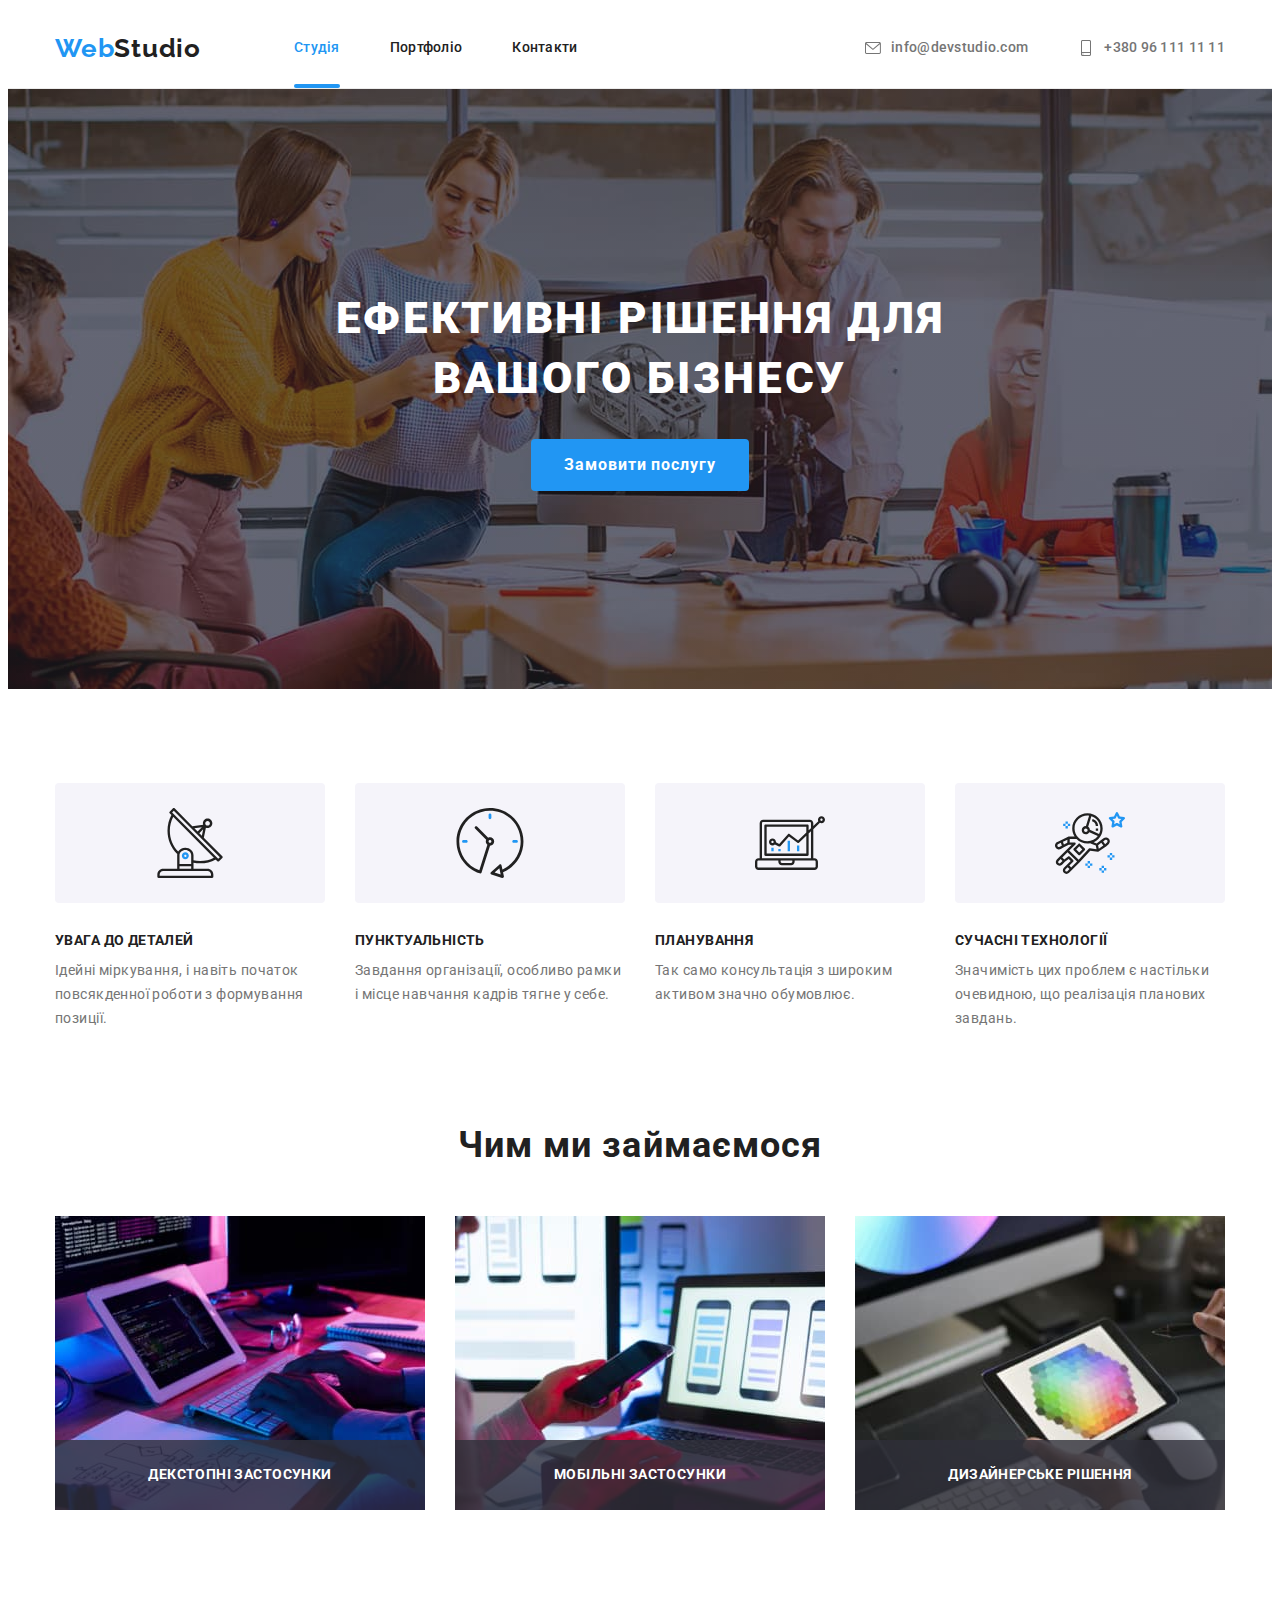
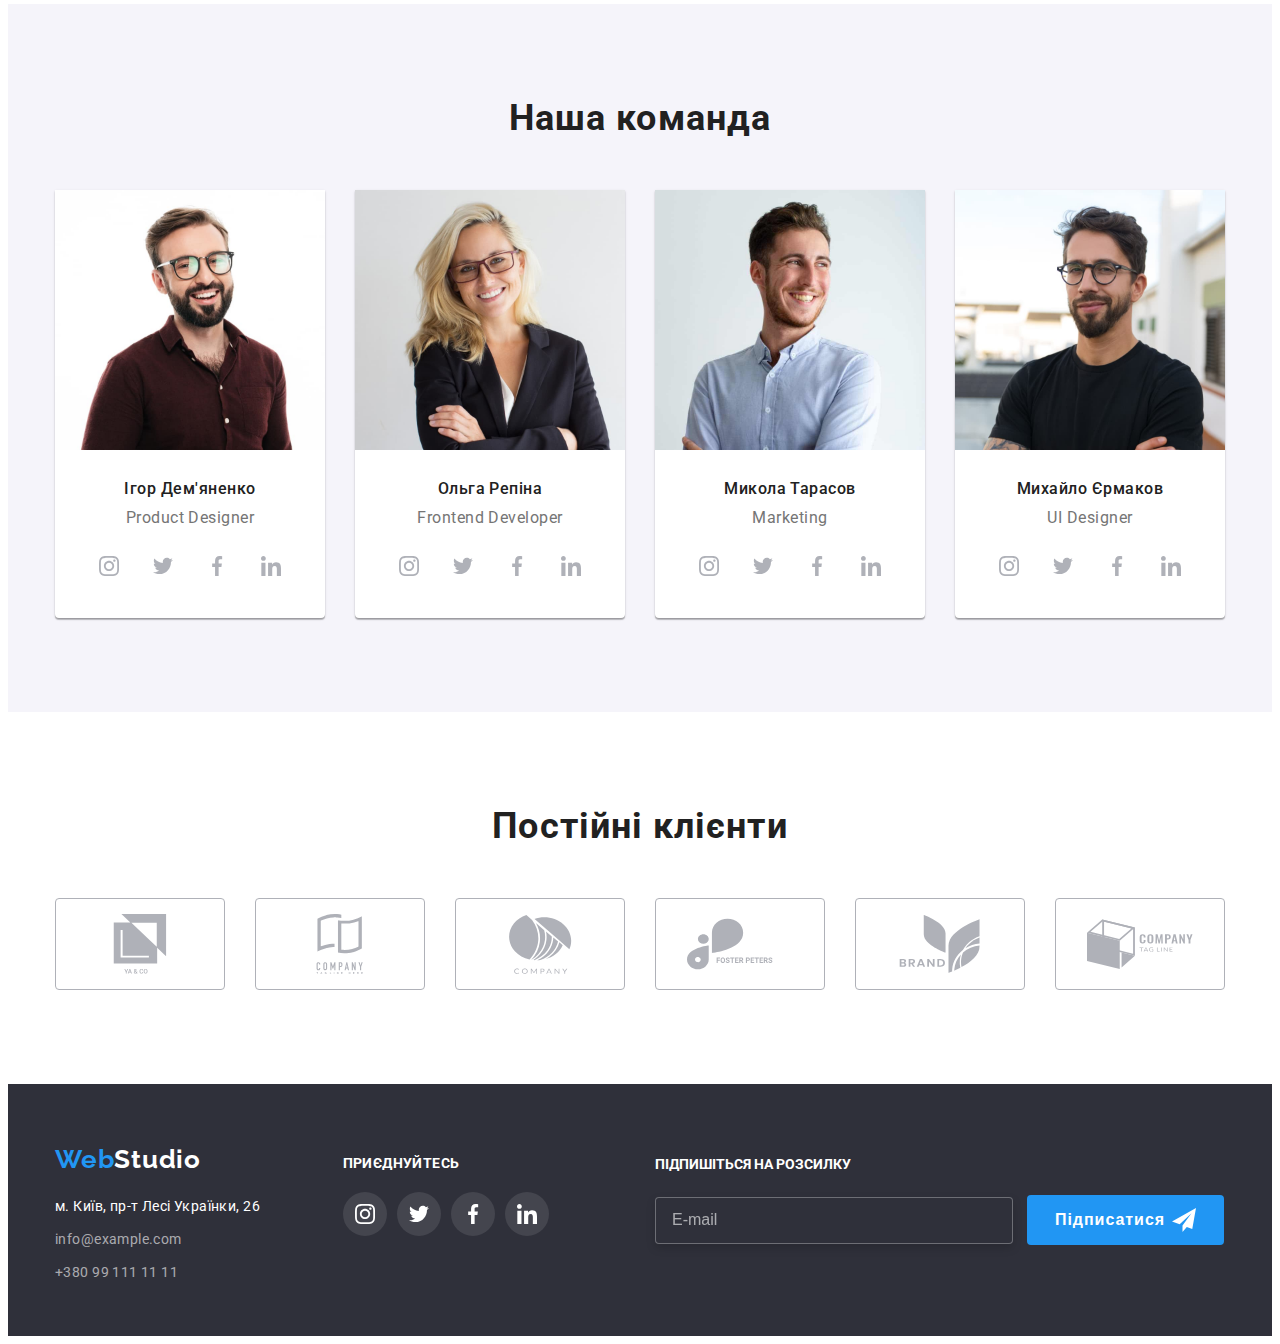
<file: index.html>
<!DOCTYPE html>
<html lang="uk">
  <head>
    <meta charset="UTF-8" />
    <meta http-equiv="X-UA-Compatible" content="IE=edge" />
    <meta name="viewport" content="width=device-width, initial-scale=1.0" />
    <title>Веб-студія</title>
    <link
      rel="stylesheet"
      href="https://cdnjs.cloudflare.com/ajax/libs/modern-normalize/1.1.0/modern-normalize.min.css"
      integrity="sha512-wpPYUAdjBVSE4KJnH1VR1HeZfpl1ub8YT/NKx4PuQ5NmX2tKuGu6U/JRp5y+Y8XG2tV+wKQpNHVUX03MfMFn9Q=="
      crossorigin="anonymous"
      referrerpolicy="no-referrer"
    />
    <link rel="preconnect" href="https://fonts.googleapis.com" />
    <link rel="preconnect" href="https://fonts.gstatic.com" crossorigin />
    <link
      href="https://fonts.googleapis.com/css2?family=Raleway:wght@700&family=Roboto:wght@400;500;700;900&display=swap"
      rel="stylesheet"
    />
    <link rel="stylesheet" href="./css/styles.css" />
  </head>
  <body>
    <header class="page-header">
      <div class="container header-flex">
        <nav class="page-nav">
          <a class="logo link" href="" lang="en"
            >Web<span class="logo-theme-dark">Studio</span></a
          >
          <ul class="menu list">
            <li class="menu-item">
              <a class="menu-link link accent current" href="#">Студія</a>
            </li>
            <li class="menu-item">
              <a class="menu-link link" href="./portfolio.html">Портфоліо</a>
            </li>
            <li class="menu-item">
              <a class="menu-link link" href="#contact">Контакти</a>
            </li>
          </ul>
        </nav>

        <ul class="contact-nav list">
          <li class="menu-item">
            <a class="contact-mail link" href="mailto:info@devstudio.com">
              <svg class="header-icon">
                <use href="./images/icons.svg#icon-mail"></use>
              </svg>
              info@devstudio.com
            </a>
          </li>
          <li class="menu-item">
            <a class="contact-number-phone link" href="tel:+38096111111">
              <svg class="header-icon">
                <use href="./images/icons.svg#icon-smartphone"></use>
              </svg>
              +380 96 111 11 11
            </a>
          </li>
        </ul>
      </div>
    </header>
    <main>
      <section class="hero">
        <div class="container">
          <h1 class="main-title">Ефективні рішення для вашого бізнесу</h1>
          <button class="modal-btn" type="button" data-modal-open>
            Замовити послугу
          </button>
          <div class="backdrop is-hidden" data-modal>
            <div class="modal">
              <form class="form">
                <span class="form-title"
                  >Залиште свої дані, ми вам передзвонимо</span
                >
                <div class="form-field top-title">
                  <label class="form-label" for="name">Ім'я</label>
                  <input class="form-input" type="text" name="name" id="name" />
                  <svg class="input-icon" width="18" height="18">
                    <use href="./images/icons.svg#icon-name"></use>
                  </svg>
                </div>
                <div class="form-field">
                  <label class="form-label" for="tel">Телефон</label>
                  <input
                    class="form-input"
                    type="tel"
                    name="tel"
                    id="tel"
                    required
                  />
                  <svg class="input-icon" width="18" height="18">
                    <use href="./images/icons.svg#icon-phone"></use>
                  </svg>
                </div>
                <div class="form-field">
                  <label class="form-label" for="email">Пошта</label>
                  <input
                    class="form-input"
                    type="email"
                    name="email"
                    id="email"
                  />
                  <svg class="input-icon" width="18" height="18">
                    <use href="./images/icons.svg#icon-email"></use>
                  </svg>
                </div>
                <div class="form-field">
                  <label class="comment-label" for="comment">Коментар</label>
                  <textarea
                    class="comment"
                    name="comment"
                    id="comment"
                    rows="9"
                    placeholder="Введіть текст"
                  ></textarea>
                </div>

                <div class="form-field-chek">
                  <label class="policy-label" for="policy">
                    <input
                      class="checkbox"
                      type="checkbox"
                      name="policy"
                      id="policy"
                    />

                    <span class="form-icon-policy">
                      <svg class="policy-icon" width="18px" height="18px">
                        <use href="./images/icons.svg#icon-check"></use>
                      </svg>
                    </span>

                    <span class="form-label-policy">
                      Погоджуюсь з розсилкою і приймаю</span
                    ><a class="policy-link" href="">Умови договору</a>
                  </label>
                </div>

                <button class="form-btn" type="submit">Відправити</button>
              </form>

              <button type="button" class="button-close" data-modal-close>
                <svg class="icon-close-modal" width="18" height="18">
                  <use href="./images/icons.svg#icon-close"></use>
                </svg>
              </button>
            </div>
          </div>
        </div>
      </section>

      <section class="services-section" id="services">
        <div class="container">
          <h2 class="visually-hidden">Підхід</h2>
          <ul class="services-list list">
            <li class="item">
              <div class="services-icon-bg">
                <svg class="services-icon" width="70" height="70">
                  <use href="./images/icons.svg#icon-antenna-1"></use>
                </svg>
              </div>

              <h3 class="subtitle">Увага до деталей</h3>
              <p class="description">
                Ідейні міркування, і навіть початок повсякденної роботи з
                формування позиції.
              </p>
            </li>
            <li class="item">
              <div class="services-icon-bg">
                <svg class="services-icon" width="70" height="70">
                  <use href="./images/icons.svg#icon-clock-2"></use>
                </svg>
              </div>

              <h3 class="subtitle">Пунктуальність</h3>
              <p class="description">
                Завдання організації, особливо рамки і місце навчання кадрів
                тягне у себе.
              </p>
            </li>
            <li class="item">
              <div class="services-icon-bg">
                <svg class="services-icon" width="70" height="70">
                  <use href="./images/icons.svg#icon-diagram-3"></use>
                </svg>
              </div>

              <h3 class="subtitle">Планування</h3>
              <p class="description">
                Так само консультація з широким активом значно обумовлює.
              </p>
            </li>
            <li class="item">
              <div class="services-icon-bg">
                <svg class="services-icon" width="70" height="70">
                  <use href="./images/icons.svg#icon-astronaut-4"></use>
                </svg>
              </div>

              <h3 class="subtitle">Сучасні технології</h3>
              <p class="description">
                Значимість цих проблем є настільки очевидною, що реалізація
                планових завдань.
              </p>
            </li>
          </ul>
        </div>
      </section>

      <section class="what-we-do-section">
        <div class="container">
          <h2 class="title-description">Чим ми займаємося</h2>
          <ul class="list services-container">
            <li class="services-element">
              <div class="thumb">
                <img
                  class="img"
                  src="./images/about/about-img-0.jpg"
                  alt="верстка, дизайн, внешнее оформление, рабочий офис"
                  width="370"
                  height="294"
                />
                <h3 class="image-name image-name-title">
                  ДЕКСТОПНІ ЗАСТОСУНКИ
                </h3>
              </div>
            </li>

            <li class="services-element">
              <div class="thumb">
                <img
                  class="img"
                  src="./images/about/about-img-1.jpg"
                  alt="разработка мобильных приложений"
                  width="370"
                  height="294"
                />
                <h3 class="image-name image-name-title">МОБІЛЬНІ ЗАСТОСУНКИ</h3>
              </div>
            </li>
            <li class="services-element">
              <div class="thumb">
                <img
                  class="img"
                  src="./images/about/about-img-2.jpg"
                  alt="веб-дизайнер выберает цвет"
                  width="370"
                  height="294"
                />
                <h3 class="image-name image-name-title">
                  ДИЗАЙНЕРСЬКЕ РІШЕННЯ
                </h3>
              </div>
            </li>
          </ul>
        </div>
      </section>

      <section class="about-section section-team" id="about">
        <div class="container">
          <h2 class="title-description">Наша команда</h2>
          <ul class="list about-container">
            <li class="about-element">
              <img
                class="img"
                src="./images/team/igor.jpg"
                alt="програміст дизайнер чоловік в окулярах"
                width="270"
                height="260"
              />
              <div class="about-card">
                <h3 class="subtitle-name">Ігор Дем'яненко</h3>
                <p class="description-position">Product Designer</p>
                <ul class="team-soc-list list">
                  <li class="team-soc-item">
                    <a href="" target="_blank" class="team-soc-link link">
                      <svg class="team-soc-icon" width="20" height="20">
                        <use href="./images/icons.svg#icon-instagram"></use>
                      </svg>
                    </a>
                  </li>
                  <li class="team-soc-item">
                    <a href="" target="_blank" class="team-soc-link link">
                      <svg class="team-soc-icon" width="20" height="20">
                        <use href="./images/icons.svg#icon-twitter"></use>
                      </svg>
                    </a>
                  </li>
                  <li class="team-soc-item">
                    <a href="" target="_blank" class="team-soc-link link">
                      <svg class="team-soc-icon" width="20" height="20">
                        <use href="./images/icons.svg#icon-facebook"></use>
                      </svg>
                    </a>
                  </li>
                  <li class="team-soc-item">
                    <a href="" target="_blank" class="team-soc-link link">
                      <svg class="team-soc-icon" width="20" height="20">
                        <use href="./images/icons.svg#icon-linkedin"></use>
                      </svg>
                    </a>
                  </li>
                </ul>
              </div>
            </li>
            <li class="about-element">
              <img
                class="img"
                src="./images/team/olga.jpg"
                alt="програміст розробник жеінка в окулярах"
                width="270"
                height="260"
              />
              <div class="about-card">
                <h3 class="subtitle-name">Ольга Репіна</h3>
                <p class="description-position">Frontend Developer</p>

                <ul class="team-soc-list list">
                  <li class="team-soc-item">
                    <a href="" target="_blank" class="team-soc-link link">
                      <svg class="team-soc-icon" width="20" height="20">
                        <use href="./images/icons.svg#icon-instagram"></use>
                      </svg>
                    </a>
                  </li>
                  <li class="team-soc-item">
                    <a href="" target="_blank" class="team-soc-link link">
                      <svg class="team-soc-icon" width="20" height="20">
                        <use href="./images/icons.svg#icon-twitter"></use>
                      </svg>
                    </a>
                  </li>
                  <li class="team-soc-item">
                    <a href="" target="_blank" class="team-soc-link link">
                      <svg class="team-soc-icon" width="20" height="20">
                        <use href="./images/icons.svg#icon-facebook"></use>
                      </svg>
                    </a>
                  </li>
                  <li class="team-soc-item">
                    <a href="" target="_blank" class="team-soc-link link">
                      <svg class="team-soc-icon" width="20" height="20">
                        <use href="./images/icons.svg#icon-linkedin"></use>
                      </svg>
                    </a>
                  </li>
                </ul>
              </div>
            </li>

            <li class="about-element">
              <img
                class="img"
                src="./images/team/nikolay.jpg"
                alt="маркетолог чоловік"
                width="270"
                height="260"
              />
              <div class="about-card">
                <h3 class="subtitle-name">Микола Тарасов</h3>
                <p class="description-position">Marketing</p>

                <ul class="team-soc-list list">
                  <li class="team-soc-item">
                    <a href="" target="_blank" class="team-soc-link link">
                      <svg class="team-soc-icon" width="20" height="20">
                        <use href="./images/icons.svg#icon-instagram"></use>
                      </svg>
                    </a>
                  </li>
                  <li class="team-soc-item">
                    <a href="" target="_blank" class="team-soc-link link">
                      <svg class="team-soc-icon" width="20" height="20">
                        <use href="./images/icons.svg#icon-twitter"></use>
                      </svg>
                    </a>
                  </li>
                  <li class="team-soc-item">
                    <a href="" target="_blank" class="team-soc-link link">
                      <svg class="team-soc-icon" width="20" height="20">
                        <use href="./images/icons.svg#icon-facebook"></use>
                      </svg>
                    </a>
                  </li>
                  <li class="team-soc-item">
                    <a href="" target="_blank" class="team-soc-link link">
                      <svg class="team-soc-icon" width="20" height="20">
                        <use href="./images/icons.svg#icon-linkedin"></use>
                      </svg>
                    </a>
                  </li>
                </ul>
              </div>
            </li>

            <li class="about-element">
              <img
                class="img"
                src="./images/team/misha.jpg"
                alt="дизайнер в окулярах"
                width="270"
                height="260"
              />
              <div class="about-card">
                <h3 class="subtitle-name">Михайло Єрмаков</h3>
                <p class="description-position">UI Designer</p>

                <ul class="team-soc-list list">
                  <li class="team-soc-item">
                    <a href="" target="_blank" class="team-soc-link link">
                      <svg class="team-soc-icon" width="20" height="20">
                        <use href="./images/icons.svg#icon-instagram"></use>
                      </svg>
                    </a>
                  </li>
                  <li class="team-soc-item">
                    <a href="" target="_blank" class="team-soc-link link">
                      <svg class="team-soc-icon" width="20" height="20">
                        <use href="./images/icons.svg#icon-twitter"></use>
                      </svg>
                    </a>
                  </li>
                  <li class="team-soc-item">
                    <a href="" target="_blank" class="team-soc-link link">
                      <svg class="team-soc-icon" width="20" height="20">
                        <use href="./images/icons.svg#icon-facebook"></use>
                      </svg>
                    </a>
                  </li>
                  <li class="team-soc-item">
                    <a href="" target="_blank" class="team-soc-link link">
                      <svg class="team-soc-icon" width="20" height="20">
                        <use href="./images/icons.svg#icon-linkedin"></use>
                      </svg>
                    </a>
                  </li>
                </ul>
              </div>
            </li>
          </ul>
        </div>
      </section>
      <section class="section section-custemers">
        <div class="container">
          <h2 class="title-description">Постійні клієнти</h2>
          <ul class="customers-list list">
            <li class="customers-item">
              <a
                href="https://www.google.com.ua/"
                target="_blank"
                class="customers-link"
              >
                <svg class="customers-icon" width="106" height="60">
                  <use href="./images/icons.svg#icon-group-1"></use>
                </svg>
              </a>
            </li>
            <li class="customers-item">
              <a
                href="https://www.google.com.ua/"
                target="_blank"
                class="customers-link"
              >
                <svg class="customers-icon" width="106" height="60">
                  <use href="./images/icons.svg#icon-group-2"></use>
                </svg>
              </a>
            </li>
            <li class="customers-item">
              <a
                href="https://www.google.com.ua/"
                target="_blank"
                class="customers-link"
              >
                <svg class="customers-icon" width="106" height="60">
                  <use href="./images/icons.svg#icon-group-3"></use>
                </svg>
              </a>
            </li>
            <li class="customers-item">
              <a
                href="https://www.google.com.ua/"
                target="_blank"
                class="customers-link"
              >
                <svg class="customers-icon" width="106" height="60">
                  <use href="./images/icons.svg#icon-group-4"></use>
                </svg>
              </a>
            </li>
            <li class="customers-item">
              <a
                href="https://www.google.com.ua/"
                target="_blank"
                class="customers-link"
              >
                <svg class="customers-icon" width="106" height="60">
                  <use href="./images/icons.svg#icon-group-5"></use>
                </svg>
              </a>
            </li>
            <li class="customers-item">
              <a
                href="https://www.google.com.ua/"
                target="_blank"
                class="customers-link"
              >
                <svg class="customers-icon" width="106" height="60">
                  <use href="./images/icons.svg#icon-group-6"></use>
                </svg>
              </a>
            </li>
          </ul>
        </div>
      </section>

      <footer id="contact" class="footer">
        <div class="container">
          <div class="footer-container">
            <div class="footer-logo">
              <a class="logo link" href="" lang="en"
                >Web<span class="logo-theme-light">Studio</span></a
              >
            </div>
            <address>
              <ul class="list">
                <li class="footer-contact">
                  <a
                    class="contact-map link"
                    href="https://goo.gl/maps/MqzZdGGHkDWmwsRv9"
                    target="blank"
                    rel="noopener noreferrer"
                    >м. Київ, пр-т Лесі Українки, 26 </a
                  >
                </li>
                <li class="footer-contact">
                  <a class="contact-addres link" href="mailto:info@example.com"
                    >info@example.com</a
                  >
                </li>
                <li class="footer-tel">
                  <a class="contact-addres link" href="tel:+380991111111"
                    >+380 99 111 11 11</a
                  >
                </li>
              </ul>
            </address>
          </div>
          <div class="footer-soc">
            <h3 class="third-title">Приєднуйтесь</h3>
            <ul class="footer-soc-list list">
              <li class="footer-soc-item">
                <a
                  href="https://www.instagram.com/"
                  target="_blank"
                  class="footer-soc-link link"
                >
                  <svg class="footer-soc-icon" width="20" height="20">
                    <use href="./images/icons.svg#icon-instagram"></use>
                  </svg>
                </a>
              </li>
              <li class="footer-soc-item">
                <a
                  href="https://twitter.com/"
                  target="_blank"
                  class="footer-soc-link link"
                >
                  <svg class="footer-soc-icon" width="20" height="20">
                    <use href="./images/icons.svg#icon-twitter"></use>
                  </svg>
                </a>
              </li>
              <li class="footer-soc-item">
                <a
                  href="https://www.facebook.com/"
                  target="_blank"
                  class="footer-soc-link link"
                >
                  <svg class="footer-soc-icon" width="20" height="20">
                    <use href="./images/icons.svg#icon-facebook"></use>
                  </svg>
                </a>
              </li>
              <li class="footer-soc-item">
                <a
                  href="https://www.linkedin.com/"
                  target="_blank"
                  class="footer-soc-link link"
                >
                  <svg class="footer-soc-icon" width="20" height="20">
                    <use href="./images/icons.svg#icon-linkedin"></use>
                  </svg>
                </a>
              </li>
            </ul>
          </div>
          <div class="footer-submit">
            <p class="footer-submit-text">Підпишіться на розсилку</p>
            <div class="footer-submit-form">
              <label class="footer-submit-label" for="submit-mail"></label>
              <input
                class="footer-submit-input"
                type="email"
                name="submit-mail"
                id="submit-mail"
                placeholder="E-mail"
              />

              <button class="footer-submit-btn" type="submit">
                Підписатися
                <svg class="footer-submit-icon" width="24px" height="24px">
                  <use href="./images/icons.svg#icon-send"></use>
                </svg>
              </button>
            </div>
          </div>
        </div>
        </div>
      </footer>
    </main>
    <script src="./js/modal.js"></script>
  </body>
</html>
</file>
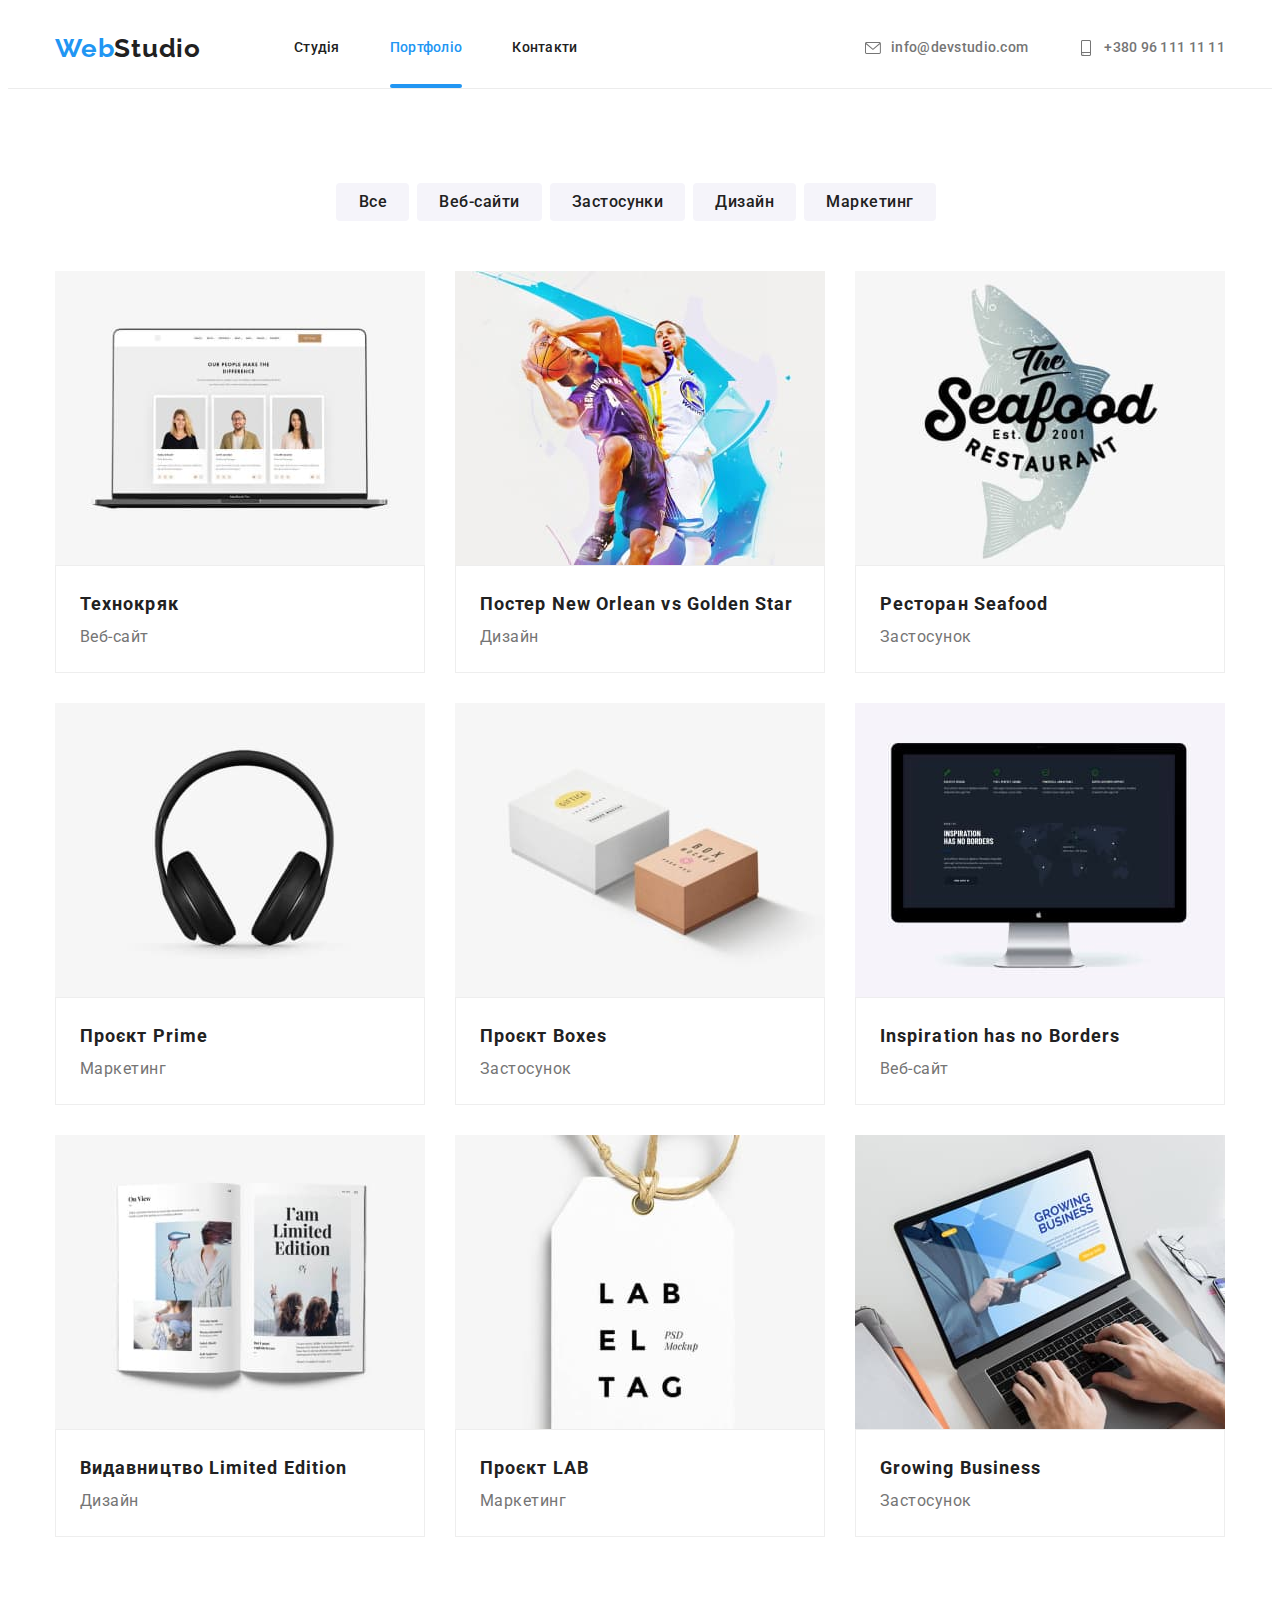
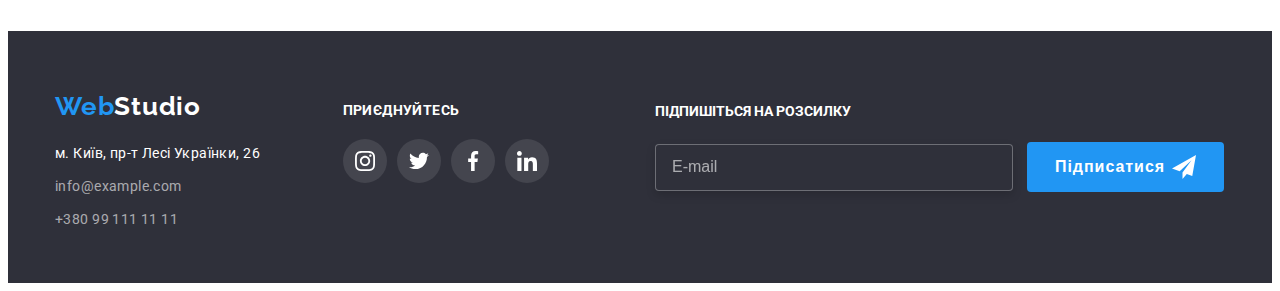
<file: portfolio.html>
<!DOCTYPE html>
<html lang="uk">
  <head>
    <meta charset="UTF-8" />
    <meta http-equiv="X-UA-Compatible" content="IE=edge" />
    <meta name="viewport" content="width=device-width, initial-scale=1.0" />
    <title>Портфоліо</title>
    <link rel="preconnect" href="https://fonts.googleapis.com" />
    <link rel="preconnect" href="https://fonts.gstatic.com" crossorigin />
    <link
      href="https://fonts.googleapis.com/css2?family=Raleway:wght@700&family=Roboto:wght@400;500;700;900&display=swap"
      rel="stylesheet"
    />
    <link
      rel="stylesheet"
      href="https://cdnjs.cloudflare.com/ajax/libs/modern-normalize/1.1.0/modern-normalize.min.css"
      integrity="sha512-wpPYUAdjBVSE4KJnH1VR1HeZfpl1ub8YT/NKx4PuQ5NmX2tKuGu6U/JRp5y+Y8XG2tV+wKQpNHVUX03MfMFn9Q=="
      crossorigin="anonymous"
      referrerpolicy="no-referrer"
    />
    <link rel="stylesheet" href="./css/styles.css" />
  </head>
  <body>
    <header class="page-header">
      <div class="container header-flex">
        <nav class="page-nav">
          <a class="logo link" href="" lang="en"
            >Web<span class="logo-theme-dark">Studio</span></a
          >
          <ul class="menu list">
            <li class="menu-item">
              <a class="menu-link link" href="./index.html">Студія</a>
            </li>
            <li class="menu-item">
              <a class="menu-link link accent current" href="">Портфоліо</a>
            </li>
            <li class="menu-item">
              <a class="menu-link link" href="#contact">Контакти</a>
            </li>
          </ul>
        </nav>

        <ul class="contact-nav list">
          <li class="menu-item">
            <a class="contact-mail link" href="mailto:info@devstudio.com">
              <svg class="header-icon">
                <use href="./images/icons.svg#icon-mail"></use>
              </svg>
              info@devstudio.com
            </a>
          </li>
          <li class="menu-item">
            <a class="contact-number-phone link" href="tel:+38096111111">
              <svg class="header-icon">
                <use href="./images/icons.svg#icon-smartphone"></use>
              </svg>
              +380 96 111 11 11
            </a>
          </li>
        </ul>
      </div>
    </header>
    <main>
      <section class="section">
        <div class="container">
          <ul class="list filter-container">
            <li class="filter-element">
              <button class="btn-name current" type="button">Все</button>
            </li>
            <li class="filter-element">
              <button class="btn-name" type="button">Веб-сайти</button>
            </li>
            <li class="filter-element">
              <button class="btn-name" type="button">Застосунки</button>
            </li>
            <li class="filter-element">
              <button class="btn-name" type="button">Дизайн</button>
            </li>
            <li class="filter-element">
              <button class="btn-name" type="button">Маркетинг</button>
            </li>
          </ul>

          <ul class="portfolio-container list">
            <li class="portfolio-element">

              <div class="portfolio-overlay">
                <div class="overlay-wrapper">
                <div class="portfolio-overlay-contents">
                <p class="portfolio-overlay-description">
                  Ресурс пропонує комплексні пропозиції 
                  з різним рівнем функціоналу та сервісів.
                   Все це дозволить відвідувачу отримати вичерпні
                    відомості про компанію або приватну особу.</p>
                    </div>
                    </div>

              <a class="link" href="">
                <img
                  class="img"
                  src="./images/portfolio/img-0.jpg"
                  alt="ноутбук, веб-сайт, скрін "
                  width="370"
                  height="294"
                />
                </div>

                <div class="border-card">
                  <h2 class="subtitle-portfolio">Технокряк</h2>
                  <p class="description-portfolio">Веб-сайт</p>
                </div>
              </a>
            </li>
            <li class="portfolio-element">

                      <div class="portfolio-overlay">
                <div class="overlay-wrapper">
                <div class="portfolio-overlay-contents">
                <p class="portfolio-overlay-description">
                  Ресурс пропонує комплексні пропозиції 
                  з різним рівнем функціоналу та сервісів.
                   Все це дозволить відвідувачу отримати вичерпні
                    відомості про компанію або приватну особу.</p>
                    </div>
                    </div>

              <a class="link" href="">
                <img
                  class="img"
                  src="./images/portfolio/img-1.jpg"
                  alt="постер, баскетоболісти із м’ячем"
                  width="370"
                  height="294"
                />
               </div>
                <div class="border-card">
                  <h2 class="subtitle-portfolio">
                    Постер New Orlean vs Golden Star
                  </h2>
                  <p class="description-portfolio">Дизайн</p>
                </div>
              </a>
            </li>

            <li class="portfolio-element">
                      <div class="portfolio-overlay">
                <div class="overlay-wrapper">
                <div class="portfolio-overlay-contents">
                <p class="portfolio-overlay-description">
                  Ресурс пропонує комплексні пропозиції 
                  з різним рівнем функціоналу та сервісів.
                   Все це дозволить відвідувачу отримати вичерпні
                    відомості про компанію або приватну особу.</p>
                    </div>
                    </div>

              <a class="link" href="">
                <img
                  class="img"
                  src="./images/portfolio/img-2.jpg"
                  alt="логотип застосунку ресторана"
                  width="370"
                  height="294"
                /> </div>
                <div class="border-card">
                  <h2 class="subtitle-portfolio">Ресторан Seafood</h2>
                  <p class="description-portfolio">Застосунок</p>
                </div>
              </a>
            </li>

            <li class="portfolio-element">
                    <div class="portfolio-overlay">
                <div class="overlay-wrapper">
                <div class="portfolio-overlay-contents">
                <p class="portfolio-overlay-description">
                  Ресурс пропонує комплексні пропозиції 
                  з різним рівнем функціоналу та сервісів.
                   Все це дозволить відвідувачу отримати вичерпні
                    відомості про компанію або приватну особу.</p>
                    </div>
                    </div>

              <a class="link" href="">
                <img
                  class="img"
                  src="./images/portfolio/img-3.jpg"
                  alt="навушники"
                  width="370"
                  height="294"
                /></div>
                <div class="border-card">
                  <h2 class="subtitle-portfolio">Проєкт Prime</h2>
                  <p class="description-portfolio">Маркетинг</p>
                </div>
              </a>
            </li>

            <li class="portfolio-element">
                    <div class="portfolio-overlay">
                <div class="overlay-wrapper">
                <div class="portfolio-overlay-contents">
                <p class="portfolio-overlay-description">
                  Ресурс пропонує комплексні пропозиції 
                  з різним рівнем функціоналу та сервісів.
                   Все це дозволить відвідувачу отримати вичерпні
                    відомості про компанію або приватну особу.</p>
                    </div>
                    </div>

              <a class="link" href="">
                <img
                  class="img"
                  src="./images/portfolio/img-4.jpg"
                  alt="коробки"
                  width="370"
                  height="294"
                /></div>
                <div class="border-card">
                  <h2 class="subtitle-portfolio">Проєкт Boxes</h2>
                  <p class="description-portfolio">Застосунок</p>
                </div>
              </a>
            </li>

            <li class="portfolio-element">
                    <div class="portfolio-overlay">
                <div class="overlay-wrapper">
                <div class="portfolio-overlay-contents">
                <p class="portfolio-overlay-description">
                  Ресурс пропонує комплексні пропозиції 
                  з різним рівнем функціоналу та сервісів.
                   Все це дозволить відвідувачу отримати вичерпні
                    відомості про компанію або приватну особу.</p>
                    </div>
                    </div>

              <a class="link" href="">
                <img
                  class="img"
                  src="./images/portfolio/img-5.jpg"
                  alt="монітор, веб-сайт, скрін "
                  width="370"
                  height="294"
                /></div>
                <div class="border-card">
                  <h2 class="subtitle-portfolio">Inspiration has no Borders</h2>
                  <p class="description-portfolio">Веб-сайт</p>
                </div>
              </a>
            </li>

            <li class="portfolio-element">
                    <div class="portfolio-overlay">
                <div class="overlay-wrapper">
                <div class="portfolio-overlay-contents">
                <p class="portfolio-overlay-description">
                  Ресурс пропонує комплексні пропозиції 
                  з різним рівнем функціоналу та сервісів.
                   Все це дозволить відвідувачу отримати вичерпні
                    відомості про компанію або приватну особу.</p>
                    </div>
                    </div>

              <a class="link" href="">
                <img
                  class="img"
                  src="./images/portfolio/img-6.jpg"
                  alt="журнал"
                  width="370"
                  height="294"
                /></div>
                <div class="border-card">
                  <h2 class="subtitle-portfolio">
                    Видавництво Limited Edition
                  </h2>
                  <p class="description-portfolio">Дизайн</p>
                </div>
              </a>
            </li>

            <li class="portfolio-element">
                    <div class="portfolio-overlay">
                <div class="overlay-wrapper">
                <div class="portfolio-overlay-contents">
                <p class="portfolio-overlay-description">
                  Ресурс пропонує комплексні пропозиції 
                  з різним рівнем функціоналу та сервісів.
                   Все це дозволить відвідувачу отримати вичерпні
                    відомості про компанію або приватну особу.</p>
                    </div>
                    </div>

              <a class="link" href="">
                <img
                  class="img"
                  src="./images/portfolio/img-7.jpg"
                  alt="бірка"
                  width="370"
                  height="294"
                /></div>
                <div class="border-card">
                  <h2 class="subtitle-portfolio">Проєкт LAB</h2>
                  <p class="description-portfolio">Маркетинг</p>
                </div>
              </a>
            </li>

            <li class="portfolio-element">
                    <div class="portfolio-overlay">
                <div class="overlay-wrapper">
                <div class="portfolio-overlay-contents">
                <p class="portfolio-overlay-description">
                  Ресурс пропонує комплексні пропозиції 
                  з різним рівнем функціоналу та сервісів.
                   Все це дозволить відвідувачу отримати вичерпні
                    відомості про компанію або приватну особу.</p>
                    </div>
                    </div>

              <a class="link" href="">
                <img
                  class="img"
                  src="./images/portfolio/img-8.jpg"
                  alt="ноутбук, руки, окуляри, на робочому столі, застосунок, скрін "
                  width="370"
                  height="294"
                /></div>
                <div class="border-card">
                  <h2 class="subtitle-portfolio">Growing Business</h2>
                  <p class="description-portfolio">Застосунок</p>
                </div>
              </a>
            </li>
          </ul>
        </div>
      </section>

        <footer id="contact" class="footer">
      
        <div class="container">
          <div class="footer-container">
            <div class="footer-logo">
              <a class="logo link" href="" lang="en"
                >Web<span class="logo-theme-light">Studio</span></a
              >
            </div>
            <address>
              <ul class="list">
                <li class="footer-contact">
                  <a
                    class="contact-map link"
                    href="https://goo.gl/maps/MqzZdGGHkDWmwsRv9"
                    target="blank"
                    rel="noopener noreferrer"
                    >м. Київ, пр-т Лесі Українки, 26</a
                  >
                </li>
                <li class="footer-contact">
                  <a class="contact-addres link" href="mailto:info@example.com"
                    >info@example.com</a
                  >
                </li>
                <li class="footer-tel">
                  <a class="contact-addres link" href="tel:+380991111111"
                    >+380 99 111 11 11</a
                  >
                </li>
              </ul>
            </address>
          </div>
          <div class="footer-soc">
            <h3 class="third-title">Приєднуйтесь</h3>
            <ul class="footer-soc-list list">
              <li class="footer-soc-item">
                <a
                  href="https://www.instagram.com/"
                  target="_blank"
                  class="footer-soc-link link"
                >
                  <svg class="footer-soc-icon" width="20" height="20">
                    <use href="./images/icons.svg#icon-instagram"></use>
                  </svg>
                </a>
              </li>
              <li class="footer-soc-item">
                <a
                  href="https://twitter.com/"
                  target="_blank"
                  class="footer-soc-link link"
                >
                  <svg class="footer-soc-icon" width="20" height="20">
                    <use href="./images/icons.svg#icon-twitter"></use>
                  </svg>
                </a>
              </li>
              <li class="footer-soc-item">
                <a
                  href="https://www.facebook.com/"
                  target="_blank"
                  class="footer-soc-link link"
                >
                  <svg class="footer-soc-icon" width="20" height="20">
                    <use href="./images/icons.svg#icon-facebook"></use>
                  </svg>
                </a>
              </li>
              <li class="footer-soc-item">
                <a
                  href="https://www.linkedin.com/"
                  target="_blank"
                  class="footer-soc-link link"
                >
                  <svg class="footer-soc-icon" width="20" height="20">
                    <use href="./images/icons.svg#icon-linkedin"></use>
                  </svg>
                </a>
              </li>
            </ul>
          </div>
                  <div class="footer-submit">
                     <p class="footer-submit-text">Підпишіться на розсилку</p>
          <div class="footer-submit-form">
            <label class="footer-submit-label" for="submit-mail"></label>
            <input
              class="footer-submit-input"
              type="email"
              name="submit-mail"
              id="submit-mail"
              placeholder="E-mail"
            />
            
            <button class="footer-submit-btn" type="submit">
              Підписатися
              <svg class="footer-submit-icon" width="24px" height="24px">
                <use href="./images/icons.svg#icon-send"></use>
              </svg>
            </button>
             </div>
          </div>
        </div>
        </div>

      </footer>
    </main>
  </body>
</html>
</file>
<file: css/styles.css>
:root {
  --primary-font-family: "Roboto", sans-serif;
  --secondary-font-family: "Raleway", sans-serif;
  --primary-text-color-theme-dark: #212121;
  --secondary-text-color-theme-dark: #757575;
  --primary-text-color-theme-light: #ffffff;
  --secondary-text-color-theme-light: rgba(255, 255, 255, 0.6);
  --accent-color: #2196f3;
  --icon-team-color: #afb1b8;
}

.link {
  text-decoration: none;
}

.list {
  list-style: none;
  padding: 0;
  margin: 0;
}

body {
  font-family: var(--primary-font-family);
  font-style: normal;
  color: var(--primary-text-color-theme-dark);
}
.accent {
  color: var(--accent-color);
}
/* ========COMPONENTS======= */
.logo {
  font-family: var(--secondary-font-family);
  font-weight: 700;
  font-size: 26px;
  line-height: 1.19;
  letter-spacing: 0.03em;
  color: var(--accent-color);
}
.logo-theme-dark {
  font-family: var(--secondary-font-family);
  font-weight: 700;
  font-size: 26px;
  line-height: 1.19;
  letter-spacing: 0.03em;
  color: var(--primary-text-color-theme-dark);
}
.logo-theme-light {
  font-family: var(--secondary-font-family);
  font-weight: 700;
  font-size: 26px;
  line-height: 1.19;
  letter-spacing: 0.03em;
  color: var(--primary-text-color-theme-light);
}

* {
  box-sizing: border-box;
}
p,
h2,
h3 {
  margin: 0;
}
.container {
  width: 1200px;
  margin-right: auto;
  margin-left: auto;
  padding-left: 15px;
  padding-right: 15px;
}
.section {
  padding: 94px 0;
}
.img {
  display: block;
  max-width: 100%;
  height: auto;
}

/* ========HEADER======= */

.page-header {
  border-bottom: 1px solid #ececec;
}
.page-nav {
  display: flex;
  align-items: center;
}
.menu {
  display: flex;
  margin-left: 93px;
}

.menu-link {
  position: relative;
  display: block;
  font-weight: 500;
  font-size: 14px;
  line-height: 1.14;
  letter-spacing: 0.02em;
  color: #212121;
  padding-top: 32px;
  padding-bottom: 32px;

  transition: 250ms cubic-bezier(0.4, 0, 0.2, 1);
}
.menu-link.current::after {
  content: "";
  display: block;
  position: absolute;
  left: 0;
  bottom: 0;
  width: 100%;
  height: 4px;
  background-color: var(--accent-color);
  border-radius: 2px;
  transition: 250ms cubic-bezier(0.4, 0, 0.2, 1);
}
.menu-link:hover::after {
  display: block;
}

.menu-item {
  margin-left: 50px;
}
.menu-item:first-child {
  margin-left: 0;
}

.menu .menu-item:last-child {
  margin-right: 0;
}

.contact-nav {
  display: flex;
  margin-left: auto;
  align-items: center;
}

.contact-nav .menu-item + .menu-item {
  margin-left: 50px;
}

.menu-item .contact-mail {
  display: flex;
}
.header-flex {
  display: flex;
}
.menu-item .contact-number-phone {
  display: flex;
}
.header-icon {
  width: 16px;
  height: 16px;
  margin-right: 10px;
  fill: currentColor;
}

.contact-mail {
  font-weight: 500;
  font-size: 14px;
  line-height: 1.14;
  letter-spacing: 0.02em;
  color: #757575;
  transition: 250ms cubic-bezier(0.4, 0, 0.2, 1);
}
.contact-number-phone {
  font-weight: 500;
  font-size: 14px;
  line-height: 1.14;
  letter-spacing: 0.02em;
  color: #757575;
  transition: 250ms cubic-bezier(0.4, 0, 0.2, 1);
}
.menu-link:hover,
.menu-link:focus,
.current {
  color: var(--accent-color);
}

.contact-mail:hover,
.contact-mail:focus {
  color: var(--accent-color);
}

.contact-number-phone:hover,
.contact-number-phone:focus {
  color: var(--accent-color);
}

/* ========HERO======= */

.hero {
  background-color: #2f303a;
  text-align: center;
  padding-top: 200px;
  padding-bottom: 200px;
  max-width: 1600px;
  height: 600px;
  margin-left: auto;
  margin-right: auto;
  background-image: linear-gradient(
      rgba(47, 48, 58, 0.4),
      rgba(47, 48, 58, 0.4)
    ),
    url(../images/background/hero-img.jpg);
  background-size: cover;
  background-position: center;
  background-repeat: no-repeat;
}

.main-title {
  font-weight: 900;
  font-size: 44px;
  line-height: 1.36;
  letter-spacing: 0.06em;
  text-transform: uppercase;
  color: var(--primary-text-color-theme-light);
  margin: 0 auto;
  margin-bottom: 30px;
  text-align: center;
  max-width: 694px;
}

.modal-btn {
  font-family: var(--primary-font-family);
  font-weight: 700;
  font-size: 16px;
  line-height: 1.87;
  letter-spacing: 0.06em;
  cursor: pointer;
  color: var(--primary-text-color-theme-light);
  background-color: var(--accent-color);
  border: 1px solid transparent;
  border-radius: 4px;
  padding: 10px 32px;
  min-width: 200px;
  transition: 250ms cubic-bezier(0.4, 0, 0.2, 1);
}

.modal-btn:hover,
.modal-btn:focus {
  background: #188ce8;
  box-shadow: 0px 4px 4px rgba(0, 0, 0, 0.15);
  border-radius: 4px;
}
.visually-hidden {
  position: absolute;
  width: 1px;
  height: 1px;
  margin: -1px;
  border: 0;
  padding: 0;
  white-space: nowrap;
  clip-path: inset(100%);
  clip: rect(0 0 0 0);
  overflow: hidden;
}
.backdrop.is-hidden {
  opacity: 0;
  visibility: hidden;
  pointer-events: none;
}
.backdrop.is-hidden .modal {
  transform: translate(-50%, -50%) scale(1.1);
}
.backdrop {
  position: fixed;
  top: 0;
  left: 0;
  width: 100%;
  height: 100%;
  z-index: 1;
  background-color: rgba(0, 0, 0, 0.2);
  visibility: visible;
  opacity: 1;
  transition: 350ms cubic-bezier(0.4, 0, 0.2, 1);
}
.modal {
  position: absolute;
  top: 50%;
  left: 50%;
  transform: translate(-50%, -50%) scale(1);
  transition: 350ms cubic-bezier(0.4, 0, 0.2, 1);

  min-height: 581px;
  min-width: 528px;

  background: #ffffff;
  box-shadow: 0px 1px 3px rgba(0, 0, 0, 0.12), 0px 1px 1px rgba(0, 0, 0, 0.14),
    0px 2px 1px rgba(0, 0, 0, 0.2);
  border-radius: 4px;
}
.button-close {
  display: flex;
  position: absolute;
  height: 30px;
  width: 30px;
  top: 8px;
  right: 8px;
  border-radius: 50%;
  border: 1px solid rgba(0, 0, 0, 0.1);
  background: #ffffff;
  justify-content: center;
  align-items: center;
  cursor: pointer;
}

.icon-close-modal {
  width: 100%;
  height: 100%;
  fill: #000;
  transition: 250ms cubic-bezier(0.4, 0, 0.2, 1);
}
.icon-close-modal:hover,
.icon-close-modal:focus {
  fill: var(--accent-color);
}

/* ========MODAL======= */
.form {
  width: 528px;
  margin-left: auto;
  margin-right: auto;
  padding: 40px;
  background: #ffffff;
  box-shadow: 0px 1px 3px rgba(0, 0, 0, 0.12), 0px 1px 1px rgba(0, 0, 0, 0.14),
    0px 2px 1px rgba(0, 0, 0, 0.2);
  border-radius: 4px;
}
.form-title {
  font-weight: 700;
  font-size: 20px;
  line-height: 1.15;
  text-align: center;
  letter-spacing: 0.03em;
  color: var(--primary-text-color-theme-dark);
}
.form-field {
  position: relative;
  display: flex;
  flex-direction: column;
  margin-bottom: 10px;
}
.top-title {
  margin-top: 12px;
}
.form-label,
.comment-label {
  display: flex;
  justify-content: left;

  font-size: 12px;
  line-height: 1.17;
  letter-spacing: 0.01em;
  color: var(--secondary-text-color-theme-dark);
  margin-bottom: 4px;
}

.form-input {
  display: block;
  width: 100%;
  padding: 11px 42px;
  height: 40px;
  border: 1px solid rgba(33, 33, 33, 0.2);
  border-radius: 4px;
  transition: border-color 250ms cubic-bezier(0.4, 0, 0.2, 1);
  cursor: pointer;
}
.form-input:hover,
.form-input:focus {
  border-color: var(--accent-color);
  outline: none;
}

.input-icon {
  position: absolute;
  bottom: 14px;
  left: 14px;
  width: 18px;
  height: 18px;
  transition: 250ms cubic-bezier(0.4, 0, 0.2, 1);
}
.form-input:hover ~ .input-icon,
.form-input:focus ~ .input-icon {
  fill: var(--accent-color);
}

textarea {
  padding: 12px 16px;
  height: 120px;

  font-size: 12px;
  line-height: 1.17;
  letter-spacing: 0.01em;

  border: 1px solid rgba(33, 33, 33, 0.2);
  border-radius: 4px;
  transition: border-color 250ms cubic-bezier(0.4, 0, 0.2, 1);
  resize: none;
}
textarea:hover,
textarea:focus {
  outline: none;
  border-color: var(--accent-color);
}

.comment::placeholder {
  font-size: 12px;
  line-height: 1.17;
  letter-spacing: 0.01em;
  color: rgba(117, 117, 117, 0, 5);
}

.form-field-chek {
  margin: 0 auto 30px 13px;
  vertical-align: middle;
  /*margin-bottom: 30px;*/
  display: flex;
  align-items: center;
  justify-content: center;
  margin-top: 20px;
}

.policy-icon {
  display: inline-block;
  width: 100%;
  height: 100%;
  padding-bottom: 2px;
}

.checkbox {
  display: inline-block;
  align-items: center;
  position: absolute;

  width: 1px;
  height: 1px;
  margin: -1px;
  padding: 0;

  overflow: hidden;
  border: 0;
  clip: rect(0 0 0 0);
}
.checkbox:checked + .form-icon-policy {
  background: #2196f3;
  border: none;
  box-shadow: 0px 1px 3px rgba(0, 0, 0, 0.12), 0px 1px 1px rgba(0, 0, 0, 0.14),
    0px 2px 1px rgba(0, 0, 0, 0.2);
  transition: 250ms cubic-bezier(0.4, 0, 0.2, 1);
  /*border-color: var(--accent-color);*/
}

.policy-label {
  cursor: pointer;
  display: flex;
  align-items: center;
  justify-content: center;
}
.form-label-policy {
  font-size: 14px;
  line-height: 1.71;
  letter-spacing: 0.03em;
  color: var(--secondary-text-color-theme-dark);
}
.policy-link {
  color: var(--accent-color);
  font-size: 14px;
  line-height: 1.71;
  letter-spacing: 0.03em;
  cursor: pointer;
  margin-left: 6px;
}

.form-icon-policy {
  /* display: inline-block; */
  margin-right: 7px;
  width: 16px;
  height: 15px;
  /* margin: auto 0; */
  border: 2px solid #212121;
  box-sizing: border-box;
  border-radius: 2px;
  /* padding: 12px;  */
}

.form-btn {
  font-family: var(--primary-font-family);
  font-weight: 700;
  font-size: 16px;
  line-height: 1.87;
  letter-spacing: 0.06em;
  cursor: pointer;

  color: var(--primary-text-color-theme-light);
  background-color: var(--accent-color);
  border: 1px solid transparent;
  box-shadow: 0px 4px 4px rgba(0, 0, 0, 0.15);
  border-radius: 4px;

  padding: 10px 32px;
  min-width: 200px;
  transition: 250ms cubic-bezier(0.4, 0, 0.2, 1);
}
.form-btn:hover,
.form-btn:focus {
  background: #188ce8;
  box-shadow: 0px 4px 4px rgba(0, 0, 0, 0.15);
  border-radius: 4px;
}

/* ========SERVICES======= */
.services-section {
  padding-top: 94px;
  padding-bottom: 94px;
}
.services-list {
  display: flex;
  justify-content: space-between;
  max-width: 1170px;
}
.item {
  margin-right: 30px;
}

.item:last-child {
  margin-right: 0;
}

.item:nth-last-child(-n + 4) {
  margin-bottom: 0;
}
.services-icon-bg {
  width: 270px;
  height: 120px;
  margin-bottom: 30px;
  display: flex;
  justify-content: center;
  align-items: center;
  background-color: #f5f4fa;
  border-radius: 4px;
}
/*=================what-we-do-section=====================*/
.what-we-do-section {
  padding-bottom: 94px;
}
.services-container {
  display: flex;
  justify-content: center;
  max-width: 1170px;
}
.services-element {
  width: 370px;
  margin-right: 30px;
}

.services-element:last-child {
  margin-right: 0;
}
.services-element:nth-last-child(-n + 3) {
  margin-bottom: 0;
}

.subtitle {
  font-weight: 700;
  font-size: 14px;
  line-height: 1.14;
  letter-spacing: 0.03em;
  text-transform: uppercase;
  padding-bottom: 10px;
  width: 270px;
}
.description {
  font-weight: 400;
  font-size: 14px;
  line-height: 1.71;
  letter-spacing: 0.03em;
  color: var(--secondary-text-color-theme-dark);
  width: 270px;
}

.thumb {
  position: relative;
}
.image-name {
  display: flex;
  justify-content: center;
  align-items: center;
  position: absolute;
  left: 0;
  bottom: 0;
  right: 0;
  width: inherit;
  height: 70px;
  background-color: rgba(47, 48, 58, 0.8);
}
.image-name-title {
  font-weight: 700;
  font-size: 14px;
  line-height: 1.14;
  text-align: center;
  letter-spacing: 0.03em;
  text-transform: uppercase;

  color: #ffffff;
}

/* ========TEAM======= */

.section-team {
  background-color: #f5f4fa;
}
.about-section {
  padding-bottom: 94px;
  padding-top: 94px;
}
.about-container {
  display: flex;
  justify-content: center;
  max-width: 1170px;
}

.title-description {
  margin-bottom: 50px;
}
.about-element {
  width: 270px;
  margin-right: 30px;
  margin-bottom: 94px;
  box-shadow: 0px 1px 3px rgba(0, 0, 0, 0.12), 0px 1px 1px rgba(0, 0, 0, 0.14),
    0px 2px 1px rgba(0, 0, 0, 0.2);
  border-radius: 0px 0px 4px 4px;
  background-color: #ffffff;
}
.about-element:last-child {
  margin-right: 0;
}
.about-element:nth-last-child(-n + 4) {
  margin-bottom: 0;
}

.about-card {
  padding-top: 30px;
  padding-bottom: 30px;
}

.title-description {
  font-weight: 700;
  font-size: 36px;
  line-height: 1.16;
  text-align: center;
  letter-spacing: 0.03em;
}
.subtitle-name {
  font-weight: 500;
  font-size: 16px;
  line-height: 1.18;
  text-align: center;
  letter-spacing: 0.03em;
  margin-bottom: 10px;
}
.description-position {
  font-weight: 400;
  font-size: 16px;
  line-height: 1.18;
  text-align: center;
  letter-spacing: 0.03em;
  color: var(--secondary-text-color-theme-dark);
  margin-bottom: 16px;
}

.team-soc-list {
  display: flex;
  justify-content: center;
}
.team-soc-item {
  width: 44px;
  height: 44px;
  margin-left: 10px;
}
.team-soc-item:first-child {
  margin-left: 0;
}
.team-soc-link {
  display: flex;
  align-items: center;
  justify-content: center;
  width: 100%;
  height: 100%;
  border-radius: 50%;
  background-color: #ffffff;
  fill: var(--icon-team-color);
  transition: 250ms cubic-bezier(0.4, 0, 0.2, 1);
}

.team-soc-link:hover,
.team-soc-link:focus {
  background-color: var(--accent-color);
  fill: white;
}

/* ========about/======= */

/* ========CUSTOMERS/======= */

.customers-list {
  display: flex;
  justify-content: space-between;
}
.customers-link {
  width: 170px;
  height: 92px;
  display: flex;
  justify-content: center;
  align-items: center;
  border: 1px solid var(--icon-team-color);
  border-radius: 4px;
  fill: var(--icon-team-color);
  transition: 250ms cubic-bezier(0.4, 0, 0.2, 1);
}

.customers-item:not(:last-child) {
  margin-right: 30px;
}

.customers-link:hover,
.customers-link:focus {
  fill: var(--accent-color);
  border-color: var(--accent-color);
}

/* ========FOOTER ======= */

.footer {
  background-color: #2f303a;
  height: 252px;
  padding-top: 60px;
  padding-bottom: 60px;
}

.footer-logo {
  margin-bottom: 20px;
}

.footer-contact {
  margin-bottom: 9px;
  margin-right: 70px;
}
.contact-map {
  font-weight: 400;
  font-style: normal;
  font-size: 14px;
  line-height: 1.71;
  letter-spacing: 0.03em;

  color: var(--primary-text-color-theme-light);
}
.contact-addres {
  font-weight: 400;
  font-style: normal;
  font-size: 14px;
  line-height: 1.71;
  letter-spacing: 0.03em;
  color: var(--secondary-text-color-theme-light);
  margin-right: 70px;
  transition: 250ms cubic-bezier(0.4, 0, 0.2, 1);
}

.contact-addres:hover,
.contact-addres:focus {
  color: var(--accent-color);
}

/* ========footer-soc-link======= */

.footer-item:not(:last-child) {
  margin-bottom: 9px;
}
.third-title {
  font-weight: 700;
  font-size: 14px;
  line-height: 1.14;
  letter-spacing: 0.03em;
  text-transform: uppercase;
  margin: 0 0 20px;
  color: #fff;
}

.footer-soc-list {
  display: flex;
}

.footer-soc-item {
  width: 44px;
  height: 44px;
  border-radius: 50px;
  background-color: rgba(255, 255, 255, 0.1);
}

.footer-soc-item:not(:last-child) {
  margin-right: 10px;
}

.footer-soc-link {
  width: 100%;
  height: 100%;
  display: flex;
  align-items: center;
  justify-content: center;
  border-radius: 50px;
  fill: #fff;
  transition: 250ms cubic-bezier(0.4, 0, 0.2, 1);
}

.footer-soc-link:focus,
.footer-soc-link:hover {
  background-color: var(--accent-color);
}

.footer > .container {
  display: flex;
  justify-content: space-between;
}

.footer-soc {
  padding-top: 12px;
}
/* ========FOOTER-FORM======= */
.footer-submit {
  width: 570px;
  height: 86px;
  margin-left: 94px;
}

.footer-submit-form {
}

.footer-submit-text {
  padding: 20px 0px 10px 0px;
  margin-bottom: 20px;

  font-weight: 700;
  font-size: 14px;
  line-height: 1.14px;
  text-transform: uppercase;

  color: var(--primary-text-color-theme-light);
}

.footer-submit-input {
  width: 358px;
  margin: 0;
  padding: 15px 16px;

  border-radius: 4px;
  outline: none;
  border: 1px solid rgba(255, 255, 255, 0.3);
  cursor: pointer;
  filter: drop-shadow(0px 4px 4px rgba(0, 0, 0, 0.15));
  background-color: #2f303a;
  color: var(--primary-text-color-theme-light);
  transition: 250ms cubic-bezier(0.4, 0, 0.2, 1);
}
.footer-submit-input:hover,
.footer-submit-input:focus {
  border: 1px solid #2196f3;
}

.footer-submit-input::placeholder {
  font-size: 16px;
  line-height: 1.25;

  color: rgba(255, 255, 255, 0.6);
}

.footer-submit-btn {
  display: inline-flex;
  justify-content: center;
  align-items: center;
  text-align: center;
  border: none;
  padding: 8px 28px;
  border-radius: 4px;

  background-color: var(--accent-color);
  color: var(--primary-text-color-theme-light);
  transition: 250ms cubic-bezier(0.4, 0, 0.2, 1);

  font-weight: 700;
  font-size: 16px;
  line-height: 1.87;
  letter-spacing: 0.06em;

  cursor: pointer;
  margin-left: 10px;

  height: 50px;
}
.footer-submit-btn:hover,
.footer-submit-btn:focus {
  background: #188ce8;
  box-shadow: 0px 4px 4px rgba(0, 0, 0, 0.15);
}
.footer-submit-icon {
  margin-left: 7px;
}

/* ========FILTTER PORTFOLIO======= */
.filter-container {
  display: flex;
  justify-content: center;
  max-width: 1170px;
  margin-bottom: 50px;
}
.filter-element {
  margin-right: 8px;
}

.btn-name {
  font-family: var(--primary-font-family);
  font-weight: 500;
  font-size: 16px;
  line-height: 1.62;
  text-align: center;
  letter-spacing: 0.03em;
  cursor: pointer;
  background-color: #f5f4fa;
  border: none;
  border-radius: 4px;
  min-width: 73px;
  padding: 6px 22px;
  color: var(--primary-text-color-theme-dark);
  transition: 250ms cubic-bezier(0.4, 0, 0.2, 1);
}
.btn-name:hover,
.btn-name:focus {
  color: var(--primary-text-color-theme-light);
  background-color: var(--accent-color);
  box-shadow: 0px 3px 1px rgba(0, 0, 0, 0.1), 0px 1px 2px rgba(0, 0, 0, 0.08),
    0px 2px 2px rgba(0, 0, 0, 0.12);
}

/* ========PORTFOLIO======= */

.portfolio-container {
  display: flex;
  flex-wrap: wrap;
}
.portfolio-element {
  width: 370px;
  margin-right: 30px;
  margin-bottom: 30px;
  cursor: pointer;
  transition: 250ms cubic-bezier(0.4, 0, 0.2, 1);
}

.portfolio-element:hover,
.portfolio-element:focus {
  box-shadow: 0px 1px 1px rgba(0, 0, 0, 0.12), 0px 4px 4px rgba(0, 0, 0, 0.06),
    1px 4px 6px rgba(0, 0, 0, 0.16);
}

.portfolio-overlay {
  overflow: hidden;
  position: relative;
}
.overlay-wrapper {
  position: absolute;
  top: 0;
  left: 0;
  width: 100%;
  height: 100%;
  background-color: rgba(33, 150, 243, 0.9);

  transform: translateY(100%);
  transition: transform 250ms cubic-bezier(0.4, 0, 0.2, 1);
}
.portfolio-element:hover .overlay-wrapper {
  transform: translateY(0);
}

.portfolio-overlay:hover::before {
  opacity: 1;
}
.portfolio-overlay-contents:hover {
  opacity: 1;
}
.portfolio-overlay-contents {
  min-width: 322px;
  min-height: 168px;
  position: absolute;
  top: 50%;
  left: 50%;
  transform: translate(-50%, -50%);
  transition: transform 250ms cubic-bezier(0.4, 0, 0.2, 1);
}

.portfolio-overlay-description {
  font-weight: 400;
  font-size: 18px;
  line-height: 1.56;
  letter-spacing: 0.03em;
  color: var(--primary-text-color-theme-light);
}

.portfolio-element:nth-child(3n) {
  margin-right: 0;
}

.portfolio-element:nth-last-child(-n + 3) {
  margin-bottom: 0;
}
.border-card {
  border: 1px solid #eeeeee;
  padding: 20px 24px 20px 24px;
}
.subtitle-portfolio {
  font-family: var(--primary-font-family);
  font-weight: 700;
  font-size: 18px;
  line-height: 2;
  letter-spacing: 0.06em;

  color: var(--primary-text-color-theme-dark);
}
.description-portfolio {
  font-family: var(--primary-font-family);
  font-weight: 400;
  font-size: 16px;
  line-height: 1.88;
  letter-spacing: 0.03em;
  color: var(--secondary-text-color-theme-dark);
}
</file>
